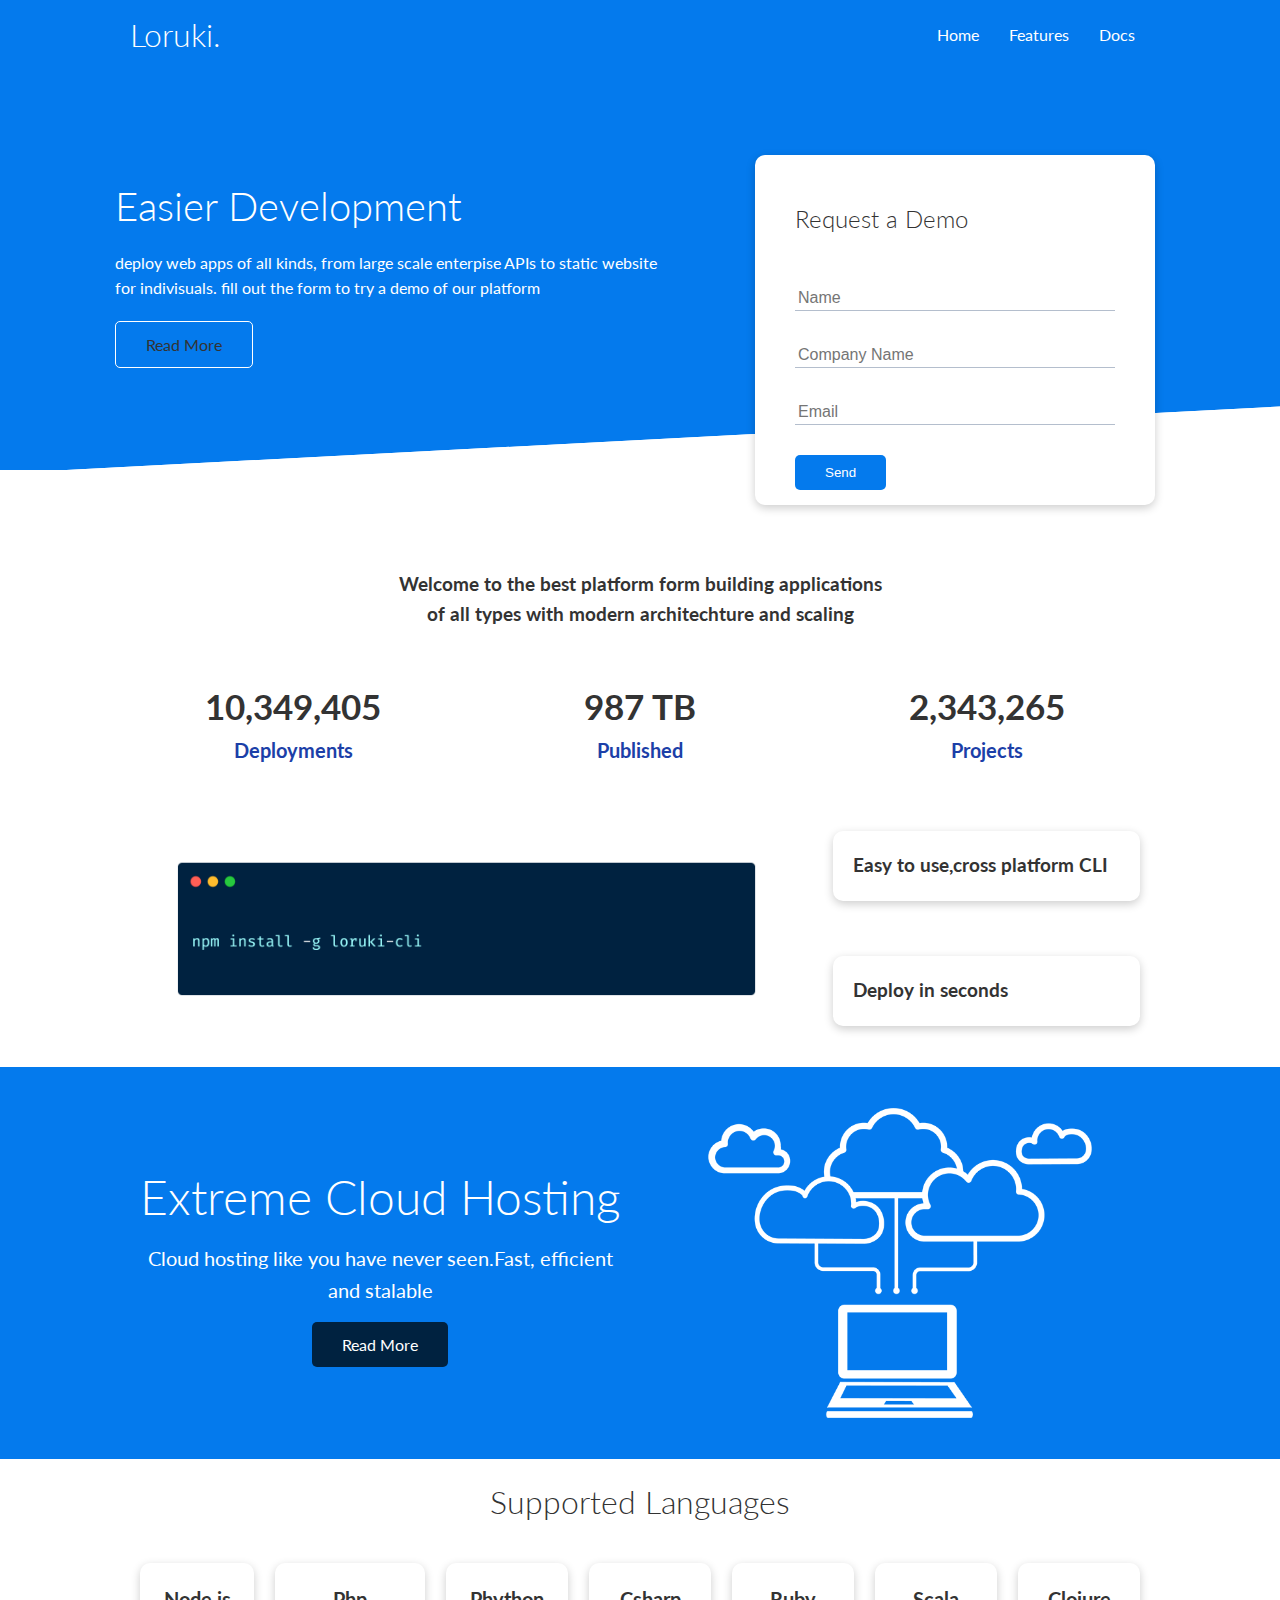
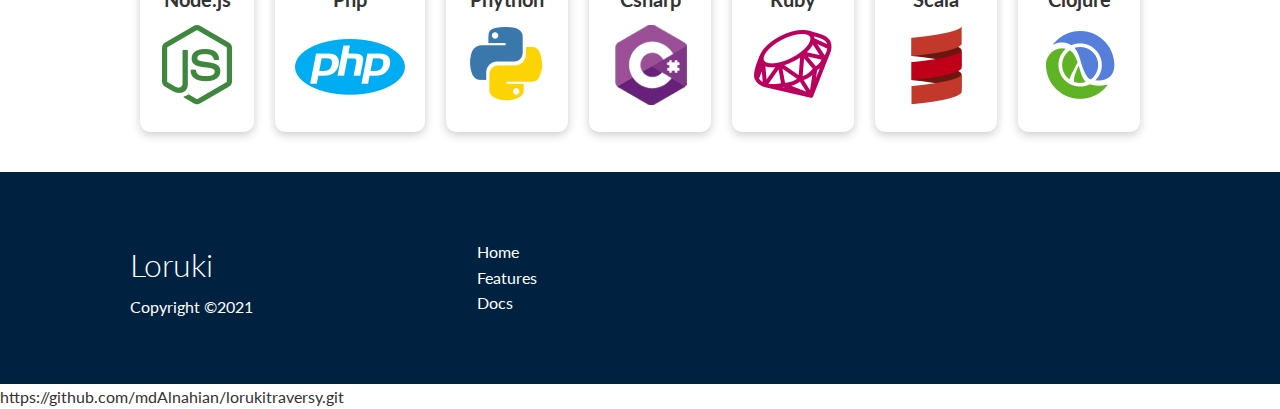
<file: index.html>
<!DOCTYPE html>
<html lang="en">
<head>
    <meta charset="UTF-8">
    <meta http-equiv="X-UA-Compatible" content="IE=edge">
    <meta name="viewport" content="width=device-width, initial-scale=1.0">
    <link rel="stylesheet" href="https://cdnjs.cloudflare.com/ajax/libs/font-awesome/5.15.3/css/all.min.css" integrity="sha512-iBBXm8fW90+nuLcSKlbmrPcLa0OT92xO1BIsZ+ywDWZCvqsWgccV3gFoRBv0z+8dLJgyAHIhR35VZc2oM/gI1w==" crossorigin="anonymous" referrerpolicy="no-referrer" />
    <link rel="stylesheet" href="css/utilities.css">
    <link rel="stylesheet" href="css/style.css">
    <title> Loruki ,cloud hosting for everyone</title>
</head>
<body>
    <!--------nav bar----------->

    <div class="navbar">
        <div class="container flex">
            <h1 class="logo">Loruki.</h1>
            <nav>
                <ul>
                    <li> <a href="index.html"> Home</a></li>
                    <li> <a href="features.html"> Features</a></li>
                    <li> <a href="docs.html"> Docs</a></li>

                </ul>
            </nav>
        </div>
    </div>
    
    <!---------------showcase--------------->
    <section class="showcase">
        <div class="container grid">
            <div class="showcase-text">
                <h1>Easier Development</h1>
                <p>deploy web apps of all kinds, from large scale enterpise APIs to static website for indivisuals.
                    fill out the form to try a demo of our platform
                </p>
                <a href="features.html" class="btn btn-outline">
                    Read More
                </a>
            </div>

            <div class="showcase-form card">
                <h2>Request a Demo</h2>
                <form  name="contact" method="POST" netlify-honeypot="bot-field" data-netlify="true">
                    <input type="hidden" name="form-name" value="contact">
                    <p class="hidden">
                        <label>Don’t fill this out if you’re human: <input name="bot-field" /></label>
                      </p>
                    <div class="form-control">
                        <input type="text" name="name" placeholder="Name">
                    </div>

                    <div class="form-control">
                        <input type="text" name="company" placeholder="Company Name" required>
                    </div>

                    <div class="form-control">
                        <input type="email" name="name" placeholder="Email" required>
                    </div>
                    <input type="submit" value="Send" class="btn btn-primary">
                </form>
            </div>
        </div>
    </section>

    <!-------------stats--------->
    <section class="stats">
        <div class="container">
            <h3 class="stats-heading text-center my-1">
                Welcome to the best platform form building applications of all types with modern architechture and scaling

            </h3>
            <div class="grid grid-3 text-center my-4">
                <div>
                    <i class="fas fa-server fa-3x"></i>
                    <h3>10,349,405</h3>
                    <p class="text-secondary">
                        Deployments
                    </p>
                </div>
                <div>
                    <i class="fas fa-upload fa-3x"></i>
                    <h3>987 TB</h3>
                    <p class="text-secondary">
                        Published
                    </p>
                </div>
                <div>
                    <i class="fas fa-project-diagram fa-3x"></i>
                    <h3>2,343,265</h3>
                    <p class="text-secondary">
                        Projects
                    </p>
                </div>
            </div>

        </div>
    </section>

    <!-------cli------------->
    <section class="cli">
        <div class="container grid">
            <img src="images/cli.png" alt="">
            <div class="card">
                <h3>Easy to use,cross platform CLI</h3>
            </div>
            <div class="card">
                <h3>Deploy in seconds</h3>
            </div>

        </div>

    </section>

    <!-------------cloud------------>
    <section class="cloud bg-primary my-2 py-2">
        <div class="container grid">
            <div class="text-center">
                <h2 class="lg">
                    Extreme Cloud Hosting
                </h2>
                <p class="lead my-1">
                    Cloud hosting like you have never seen.Fast, efficient and stalable
                </p>
                <a href="features.html" class="btn btn-dark">Read More</a>
            </div>
            <img src="images/cloud.png" alt="">
        </div>
    </section>

    <!-------------lamguages---------->
    <section class="languages">
        <h2 class="md text-center my-2">
                Supported Languages
        </h2>
        <div class="container flex">
            <div class="card">
                <h4>Node.js</h4>
                <img src="images/logos/node.png" alt="">
            </div>

            <div class="card">
                <h4>Php</h4>
                <img src="images/logos/php.png" alt="">
            </div>

            <div class="card">
                <h4>Phython</h4>
                <img src="images/logos/python.png" alt="">
            </div>

            <div class="card">
                <h4>Csharp</h4>
                <img src="images/logos/csharp.png" alt="">
            </div>

            <div class="card">
                <h4>Ruby</h4>
                <img src="images/logos/ruby.png" alt="">
            </div>

            <div class="card">
                <h4>Scala</h4>
                <img src="images/logos/scala.png" alt="">
            </div>

            <div class="card">
                <h4>Clojure</h4>
                <img src="images/logos/clojure.png" alt="">
            </div>
        </div>
    </section>

    <!--footer-->
     <footer class="footer bg-dark py-5">
         <div class="container grid grid-3">
             <div>
                 <h1>Loruki</h1>
                 <p>Copyright &copy;2021</p>
             </div>
             <nav>
                 <ul>
                    <li><a href="index.html">Home</a></li>
                    <li><a href="features.html">Features</a></li>
                    <li><a href="docs.html">Docs</a></li>
                    
                 </ul>
             </nav>
             <div class="social">
                 <a href="#"><i class="fab fa-facebook fa-2x"></i></a>
                 <a href="#"><i class="fab fa-twitter fa-2x"></i></a>
                 <a href="#"><i class="fab fa-github fa-2x"></i></a>
                 <a href="#"><i class="fab fa-instagram fa-2x"></i></a>
             </div>
         </div>
     </footer>
       
</body>
</html>
https://github.com/mdAlnahian/lorukitraversy.git
</file>
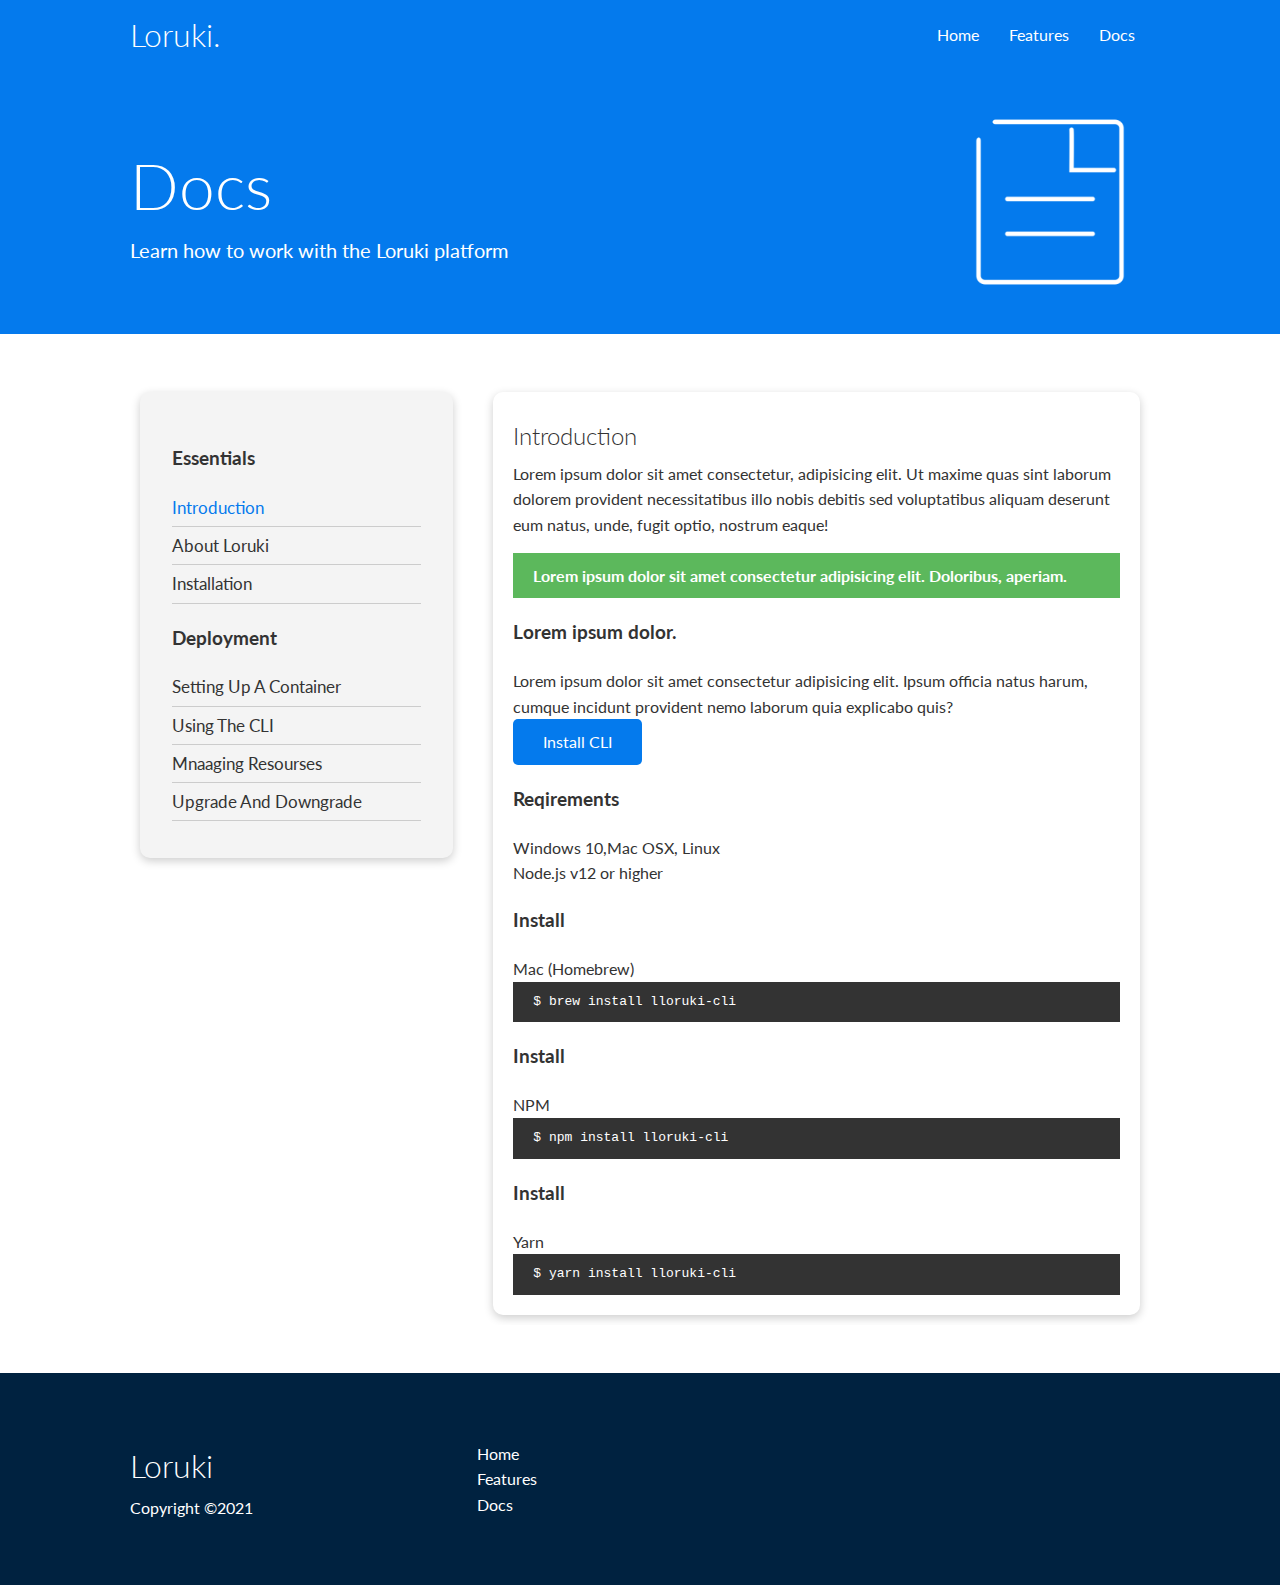
<file: docs.html>
<!DOCTYPE html>
<html lang="en">
<head>
    <meta charset="UTF-8">
    <meta http-equiv="X-UA-Compatible" content="IE=edge">
    <meta name="viewport" content="width=device-width, initial-scale=1.0">
    <link rel="stylesheet" href="https://cdnjs.cloudflare.com/ajax/libs/font-awesome/5.15.3/css/all.min.css" integrity="sha512-iBBXm8fW90+nuLcSKlbmrPcLa0OT92xO1BIsZ+ywDWZCvqsWgccV3gFoRBv0z+8dLJgyAHIhR35VZc2oM/gI1w==" crossorigin="anonymous" referrerpolicy="no-referrer" />
    <link rel="stylesheet" href="css/utilities.css">
    <link rel="stylesheet" href="css/style.css">
    <title> Loruki ,cloud hosting for everyone</title>
</head>
<body>
    <!--------nav bar----------->

    <div class="navbar">
        <div class="container flex">
            <h1 class="logo">Loruki.</h1>
            <nav>
                <ul>
                    <li> <a href="index.html"> Home</a></li>
                    <li> <a href="features.html"> Features</a></li>
                    <li> <a href="docs.html"> Docs</a></li>

                </ul>
            </nav>
        </div>
    </div>
    
 
        <!----------section------>
        <section class="docs-head bg-primary py-3">
            <div class="container grid">
             <div>
                <h1 class="xl">Docs</h1>
                <p class="lead">
                    Learn how to work with the Loruki platform
                </p>
             </div>
             <img src="images/docs.png" alt="">
            </div>
          
        </section>

        <!-----------docs main-------->
        <section class="docs-main my-4">
            <div class="container grid">
                <div class="card bg-light p-3">
                    <h3 class="my-2">Essentials</h3>
                    <nav>
                        <ul>
                            <li><a class="text-primary" href="#">Introduction</a></li>
                            <li><a href="#">About Loruki</a></li>
                            <li><a href="#">Installation</a></li>
                        </ul>
                    </nav>

                    <h3 class="my-2">Deployment</h3>
                    <nav>
                        <ul>
                            <li><a href="#">Setting up a container</a></li>
                            <li><a href="#">Using the CLI</a></li>
                            <li><a href="#">Mnaaging Resourses</a></li>
                            <li><a href="#">Upgrade and downgrade</a></li>
                        </ul>
                    </nav>
                </div>
                <div class="card">

                    <h2>Introduction</h2>
                    <p>Lorem ipsum dolor sit amet consectetur, adipisicing elit. Ut maxime quas sint laborum dolorem provident necessitatibus illo nobis debitis sed voluptatibus aliquam deserunt eum natus, unde, fugit optio, nostrum eaque!

                    </p>
                    <div class="alert alert-success">
                        <i class="fas fa-info"></i> Lorem ipsum dolor sit amet consectetur adipisicing elit. Doloribus, aperiam.
                    </div>


                    <h3>Lorem ipsum dolor.</h3>
                    <p>Lorem ipsum dolor sit amet consectetur adipisicing elit. Ipsum officia natus harum, cumque incidunt provident nemo laborum quia explicabo quis?

                    </p>
                    <a href="#" class="btn btn-primary">Install CLI</a>    
                    
                    <h3>Reqirements</h3>
                    <ul>
                        <li>Windows 10,Mac OSX, Linux</li>
                        <li>Node.js v12 or higher</li>
                    </ul>

                    <h3>Install</h3>
                    <p>Mac (Homebrew)</p>
                    <pre><code>$ brew install lloruki-cli</code></pre>
                    <h3>Install</h3>
                    <p>NPM</p>
                    <pre><code>$ npm install lloruki-cli</code></pre>
                    <h3>Install</h3>
                    <p>Yarn</p>
                    <pre><code>$ yarn install lloruki-cli</code></pre>
                </div>
            </div>
        </section>





    <!--footer-->
     <footer class="footer bg-dark py-5">
         <div class="container grid grid-3">
             <div>
                 <h1>Loruki</h1>
                 <p>Copyright &copy;2021</p>
             </div>
             <nav>
                 <ul>
                    <li><a href="index.html">Home</a></li>
                    <li><a href="features.html">Features</a></li>
                    <li><a href="docs.html">Docs</a></li>
                    
                 </ul>
             </nav>
             <div class="social">
                 <a href="#"><i class="fab fa-facebook fa-2x"></i></a>
                 <a href="#"><i class="fab fa-twitter fa-2x"></i></a>
                 <a href="#"><i class="fab fa-github fa-2x"></i></a>
                 <a href="#"><i class="fab fa-instagram fa-2x"></i></a>
             </div>
         </div>
     </footer>
       
</body>
</html>
</file>
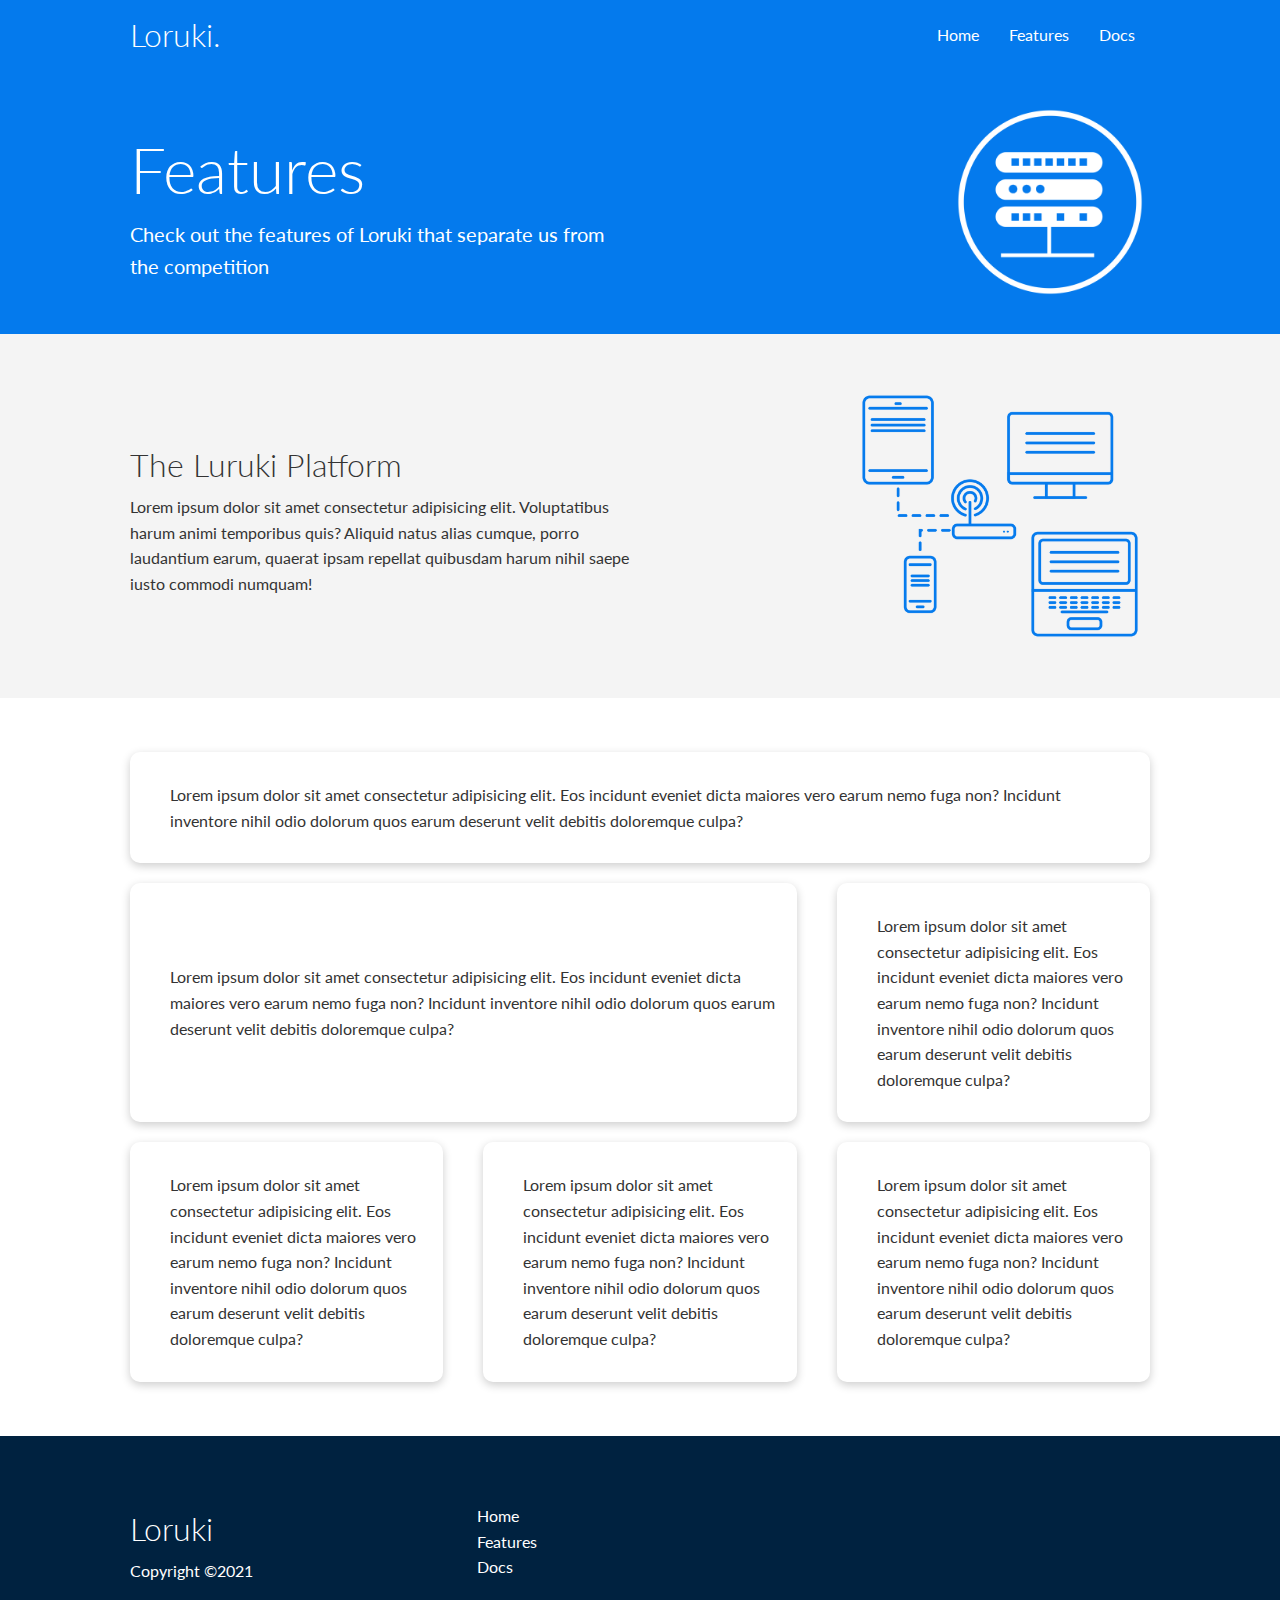
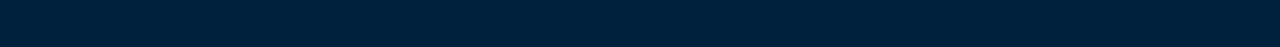
<file: features.html>
<!DOCTYPE html>
<html lang="en">
<head>
    <meta charset="UTF-8">
    <meta http-equiv="X-UA-Compatible" content="IE=edge">
    <meta name="viewport" content="width=device-width, initial-scale=1.0">
    <link rel="stylesheet" href="https://cdnjs.cloudflare.com/ajax/libs/font-awesome/5.15.3/css/all.min.css" integrity="sha512-iBBXm8fW90+nuLcSKlbmrPcLa0OT92xO1BIsZ+ywDWZCvqsWgccV3gFoRBv0z+8dLJgyAHIhR35VZc2oM/gI1w==" crossorigin="anonymous" referrerpolicy="no-referrer" />
    <link rel="stylesheet" href="css/utilities.css">
    <link rel="stylesheet" href="css/style.css">
    <title> Loruki ,cloud hosting for everyone</title>
</head>
<body>
    <!--------nav bar----------->

    <div class="navbar">
        <div class="container flex">
            <h1 class="logo">Loruki.</h1>
            <nav>
                <ul>
                    <li> <a href="index.html"> Home</a></li>
                    <li> <a href="features.html"> Features</a></li>
                    <li> <a href="docs.html"> Docs</a></li>

                </ul>
            </nav>
        </div>
    </div>
    
    <!----------section------>
    <section class="features-head bg-primary py-3">
        <div class="container grid">
         <div>
            <h1 class="xl">Features</h1>
            <p class="lead">
                Check out the features of Loruki that separate us from the competition
            </p>
         </div>
         <img src="images/server.png" alt="">
        </div>
      
    </section>



    <!------------sub section----->
    <section class="features-sub-head bg-light py-3">
        <div class="container grid">
            <div>
                <h1 class="md">The Luruki Platform</h1>
                <p>
                    Lorem ipsum dolor sit amet consectetur adipisicing elit. Voluptatibus harum animi temporibus quis? Aliquid natus alias cumque, porro laudantium earum, quaerat ipsam repellat quibusdam harum nihil saepe iusto commodi numquam!
                </p>
             </div>
             <img src="images/server2.png" alt="">

            </div>
        </div>

    </section>
<!---------------another   subsection-->
    <section class="features-main my-2">
        <div class="container grid grid-3">
            <div class="card flex">
                <i class="fas fa-server fa-3x"> </i>
            <p>
                Lorem ipsum dolor sit amet consectetur adipisicing elit. Eos incidunt eveniet dicta maiores vero earum nemo fuga non? Incidunt inventore nihil odio dolorum quos earum deserunt velit debitis doloremque culpa?
                
            </p>
            </div>

            <div class="card flex">
                <i class="fas fa-project-diagram fa-3x"> </i>
            <p>
                Lorem ipsum dolor sit amet consectetur adipisicing elit. Eos incidunt eveniet dicta maiores vero earum nemo fuga non? Incidunt inventore nihil odio dolorum quos earum deserunt velit debitis doloremque culpa?
                
            </p>
            </div>

            <div class="card flex">
                <i class="fas fa-laptop-code fa-3x"> </i>
            <p>
                Lorem ipsum dolor sit amet consectetur adipisicing elit. Eos incidunt eveniet dicta maiores vero earum nemo fuga non? Incidunt inventore nihil odio dolorum quos earum deserunt velit debitis doloremque culpa?
                
            </p>
            </div>

            <div class="card flex">
                <i class="fas fa-database fa-3x"> </i>
            <p>
                Lorem ipsum dolor sit amet consectetur adipisicing elit. Eos incidunt eveniet dicta maiores vero earum nemo fuga non? Incidunt inventore nihil odio dolorum quos earum deserunt velit debitis doloremque culpa?
                
            </p>
            </div>

            <div class="card flex">
                <i class="fas fa-power-off fa-3x"> </i>
            <p>
                Lorem ipsum dolor sit amet consectetur adipisicing elit. Eos incidunt eveniet dicta maiores vero earum nemo fuga non? Incidunt inventore nihil odio dolorum quos earum deserunt velit debitis doloremque culpa?
                
            </p>
            </div>

            <div class="card flex">
                <i class="fas fa-upload fa-3x"> </i>
            <p>
                Lorem ipsum dolor sit amet consectetur adipisicing elit. Eos incidunt eveniet dicta maiores vero earum nemo fuga non? Incidunt inventore nihil odio dolorum quos earum deserunt velit debitis doloremque culpa?
                
            </p>
            </div>
        </div>
    </section>




    <!--footer-->
     <footer class="footer bg-dark py-5">
         <div class="container grid grid-3">
             <div>
                 <h1>Loruki</h1>
                 <p>Copyright &copy;2021</p>
             </div>
             <nav>
                 <ul>
                    <li><a href="index.html">Home</a></li>
                    <li><a href="features.html">Features</a></li>
                    <li><a href="docs.html">Docs</a></li>
                    
                 </ul>
             </nav>
             <div class="social">
                 <a href="#"><i class="fab fa-facebook fa-2x"></i></a>
                 <a href="#"><i class="fab fa-twitter fa-2x"></i></a>
                 <a href="#"><i class="fab fa-github fa-2x"></i></a>
                 <a href="#"><i class="fab fa-instagram fa-2x"></i></a>
             </div>
         </div>
     </footer>
       
</body>
</html>
</file>
<file: css/utilities.css>
/*-------------utilities------------*/
.container
{
    max-width: 1100px;
    margin: 0 auto;
    overflow: auto;
    padding: 0px 40px;
}
.showcase h1
{
    font-size: 40px ;
}
.card
{
    background-color: #fff;
    border-radius: 10px;
    color: #333;
    box-shadow: 0px 3px 10px rgba(0,0,0,0.2);
    padding: 20px;
    margin: 10px;
}

.btn
{
    display: inline-block;
    padding: 10px 30px;
    cursor: pointer;
    background: var(--primary-color);
    border: none;
    border-radius: 5px;
}

.btn-outline
{
    background-color: transparent;
    border: 1px solid #fff;
}

.btn:hover
{
    transform: scale(0.98);
}
/*----backgrounds & color buttons---------*/
.bg-primary,
.btn-primary
{
    background-color: var(--primary-color);
    color: #fff;
}

.bg-secondary,
.btn-secondary
{
    background-color: var(--secondary-color);
    color: #fff;
}
.bg-dark,
.btn-dark
{
    background-color: var(--dark-color);
    color: #fff;
}

.bg-light,
.btn-light
{
    background-color: var(--light-color);
    color: #333;
}

.bg-primary a,
.btn-primary a,
.bg-secondary a,
.btn-secondary a,
.bg-dark a,
.btn-dark a
{
    color: #fff;
}

/*-------text-=coors-----*/
.text-primary
{
   color: var(--primary-color);
}

.text-secondary
{
   color: var(--secondary-color);
}
.text-dark
{
  color: var(--dark-color);
}

.text-light
{
  color: var(--light-color);
}



/*-----text sizes---------*/
.lead
{
    font-size: 20px;
}
.sm
{
    font-size: 1rem;
}
.md
{
    font-size: 2rem;
}
.lg 
{
    font-size: 3rem;
}
.xl 
{
    font-size: 4rem;
}

.text-center
{
    text-align: center;
}

/*-------alert----------*/
.alert
{
    background-color: var(--light-color);
    padding: 10px 20px;
    font-weight: bold;
    margin: 15px 0;
}
.alret i{
    margin-right: 10px;
}

.alert-success
{
    background-color: var(--success-color);
    color: #fff;
}
.alert-error
{
    background-color: var(--error-color);
    color: #fff;
}

.flex  
{
    display: flex;
    justify-content: space-between;
    align-items: center;
    height: 100%;
}

.grid
{
    display: grid;
    grid-template-columns: repeat(2, 1fr) ;
    grid-gap: 20px;
    justify-content: center;
    align-items: center;
    height: 100%;
}
.grid-3
{
    grid-template-columns: repeat(3, 1fr);

}
/*---margin--------*/
.my-1
{
    margin: 1rem 0;
}
.my-2
{
    margin: 1.5rem 0;
}
.my-3
{
    margin: 2rem 0;
}
.my-4
{
    margin: 3rem 0;
}
.my-5
{
    margin: 4rem 0;
}

.m-1
{
    margin: 1rem;
}
.m-2
{
    margin: 1.5rem ;
}
.m-3
{
    margin: 2rem;
}
.m-4
{
    margin: 3rem;
}
.m-5
{
    margin: 4rem;
}

/*-----------padding----------------*/

.py-1
{
    padding: 1rem 0;
}
.py-2
{
    padding: 1.5rem 0;
}
.py-3
{
    padding: 2rem 0;
}
.py-4
{
    padding: 3rem 0;
}
.py-5
{
    padding: 4rem 0;
}

.p-1
{
    padding: 1.5rem ;
}
.p-2
{
    padding: 1.5rem ;
}
.p-3
{
    padding: 2rem;
}
.p-4
{
   padding: 3rem;
}
.p-5
{
    padding: 4rem;
}
</file>
<file: css/style.css>
@import url('https://fonts.googleapis.com/css2?family=Lato:wght@300&display=swap');

:root
{
    --primary-color: #047aed;
    --secondary-color: #1c3fa8;
    --dark-color: #002240;
    --light-color: #f4f4f4;
    --success-color: #5cb85c;
    --error-color: #d9534f;
}

*
{
    margin: 0;
    padding: 0;
    box-sizing: border-box;
}

body
{
    font-family: 'Lato' , sans-serif;
    color: #333;
    line-height: 1.6;
}

ul
{
    list-style: none;
}

a{
    text-decoration: none;
    color: #333;
    text-transform: capitalize;
}

h1,
h2
{
    font-weight: 300;
    line-height: 1.2;
    margin: 10px 0;
    
}
p{
    width: 100%;
   
}

img
{
    width: 100%;
}

code,pre
{
    background: #333;
    color: #fff;
    padding: 10px;
}

.hidden
{
    visibility: hidden;
    height: 0;
}


/*---------------navbar---------------*/
.navbar
{
    background-color: var(--primary-color);
    color: #fff;
    height: 70px;
}

.navbar ul
{
    display: flex;
}

.navbar ul a
{
    color: #fff;
    padding: 10px;
    margin: 0 5px;
    
}

.navbar ul a:hover
{
    border-bottom: 2px solid #fff;
}
/*-----------showcase-------------*/
.showcase
{
    height: 400px;
    background-color: var(--primary-color);
    color: #fff;
    position: relative;
}
.showcase p {
    margin: 20px 0px;
}
.showcase .grid
{
    overflow: visible;
    grid-template-columns: 55% 45%;
    gap: 30px;
}

.showcase-text
{
    animation: slideInFromLeft 1s ease-in; 
}


.showcase-form
{
    position: relative;
    top: 60px;
    height: 350px;
    width: 400px;
    padding: 40px;
    z-index: 100;
    justify-self: flex-end;
    animation: slideInFromRight 1s ease-in; 
}
.showcase-form .form-control
{
    margin: 30px 0;
}

.showcase-form input[type="text"],
.showcase-form input[type="email"]
{
    border: none;
    border-bottom: 1px solid #b4becd;
    width: 100%;
    padding: 3px;
    font-size: 16px;
}
.showcase-form input:focus{
    outline: none;
}
.showcase::before,
.showcase::after 
{
    content: ' ';
    position: absolute;
    height: 100px;
    bottom: -70px;
    right: 0;
    left: 0;
    background: #fff;
    transform: skewY(-3deg);
    -webkit-transform: skewY(-3deg);
    -moz-transform: skewY(-3deg);
    -ms-transform: skewY(-3deg);
}

/*------------stats------------*/
.stats
{
    padding-top: 100px;
    animation: slideInFromBottom 1s ease-in; 
}

.stats-heading
{
    max-width: 500px;
    margin: auto;
}

.stats .grid h3
{
    font-size: 35px;
}

.stats .grid p
{
    font-size: 20px;
    font-weight: bold;
}

/*------cli---------*/
.cli .grid
{
    grid-template-columns: repeat(3, 1fr);
    grid-template-rows: repeat(2, 1fr);
}
.cli .grid img{
    grid-column-start: 1;
    grid-column-end: 3;
    grid-row-start: 1;
    grid-row-end: 3;
}


/*---lang-----*/
.languages .flex
{
    flex-wrap :wrap;
}
.languages .card
{
    text-align: center;
    margin: 18px 10px 40px;
    transition: 0.2s;
}

.languages .card h4
{
    font-size: 20px;
    margin-bottom: 10px;
}
.languages .card:hover
{
    transform: translateY(-15px);
}

/*-------features-------------*/
.features-head img,.docs-head img
{
    width: 200px;
    justify-self: flex-end;
}
.features-sub-head img
{
    width: 300px;
    justify-self: flex-end;
}
.features-main .card >i
{
    margin-right: 20px;
}
.features-main .grid{
    padding: 30px;
}
.features-main .grid > *:first-child{
  grid-column: 1 / span 3;
}

.features-main .grid >*:nth-child(2){
    grid-column: 1 / span 2;
}

/*------------docs-----*/
.docs-main h3{
    margin: 20px 0px;
}
.docs-main .grid{
    grid-template-columns: 1fr 2fr;
    align-items: flex-start;
}
.docs-main nav li{
    font-size: 17px;
    padding-bottom: 5px;
    margin-bottom: 5px;
    border-bottom: 1px #ccc solid;
}
.docs-main a:hover
{
    font-weight: bold;
}






/*------------footer-------------  */
.footer .social a{
    margin: 0 10px;
}

/* -------animation-------*/
@keyframes slideInFromLeft 
{
    0%
    {
        transform: translateX(-100%);
    }
    100%
    {
        transform: translateX(0);
    }
}
@keyframes slideInFromRight
{
    0%
    {
        transform: translateX(100%);
    }
    100%
    {
        transform: translateX(0);
    }
}

@keyframes slideInFromTop
{
    0%
    {
        transform: translateY(-100%);
    }
    100%
    {
        transform: translateX(0);
    }
}

@keyframes slideInFromBottom
{
    0%
    {
        transform: translateY(100%);
    }
    100%
    {
        transform: translateX(0);
    }
}



/* --------tablets and under-------*/
@media (max-width:768px)
{
    .grid,
    .showcase .grid,
    .stats .grid,
    .cli .grid,
    .cloud .grid
    .features-main .grid,
    .docs-main .grid
    {
        grid-template-columns: 1fr;
        grid-template-rows: 1fr;
    }
    .showcase
    {
        height: auto;
    }
    .showcase-text
    {
        text-align: center;
        margin-top: 40px;
        animation: slideInFromTop 1s ease-in; 
    }
    .showcase-form
    {
        justify-self: center;
        margin: auto;
        animation: slideInFromBottom 1s ease-in; 
    }


    .features-head,
    .features-sub-head,
    .docs-head
    {
        text-align: center;
    }

    .features-head img,
    .features-sub-head img,
    .docs-head img
    {
        justify-self: center;
    }

    .features-main .grid >*:nth-child(1),
    .features-main .grid >*:nth-child(2)
    {
       grid-column: 1;
    }

 
}



/*------------mobile---------*/
@media (max-width:500px)
 {
    .navbar
    {
        height: 110px;
    }
    .navbar .flex
    {
        flex-direction: column;
    }    

    .navbar ul 
    {
        padding: 10px;
        background-color: rgba(0,0,0,0.1) ;
    }
}
</file>
